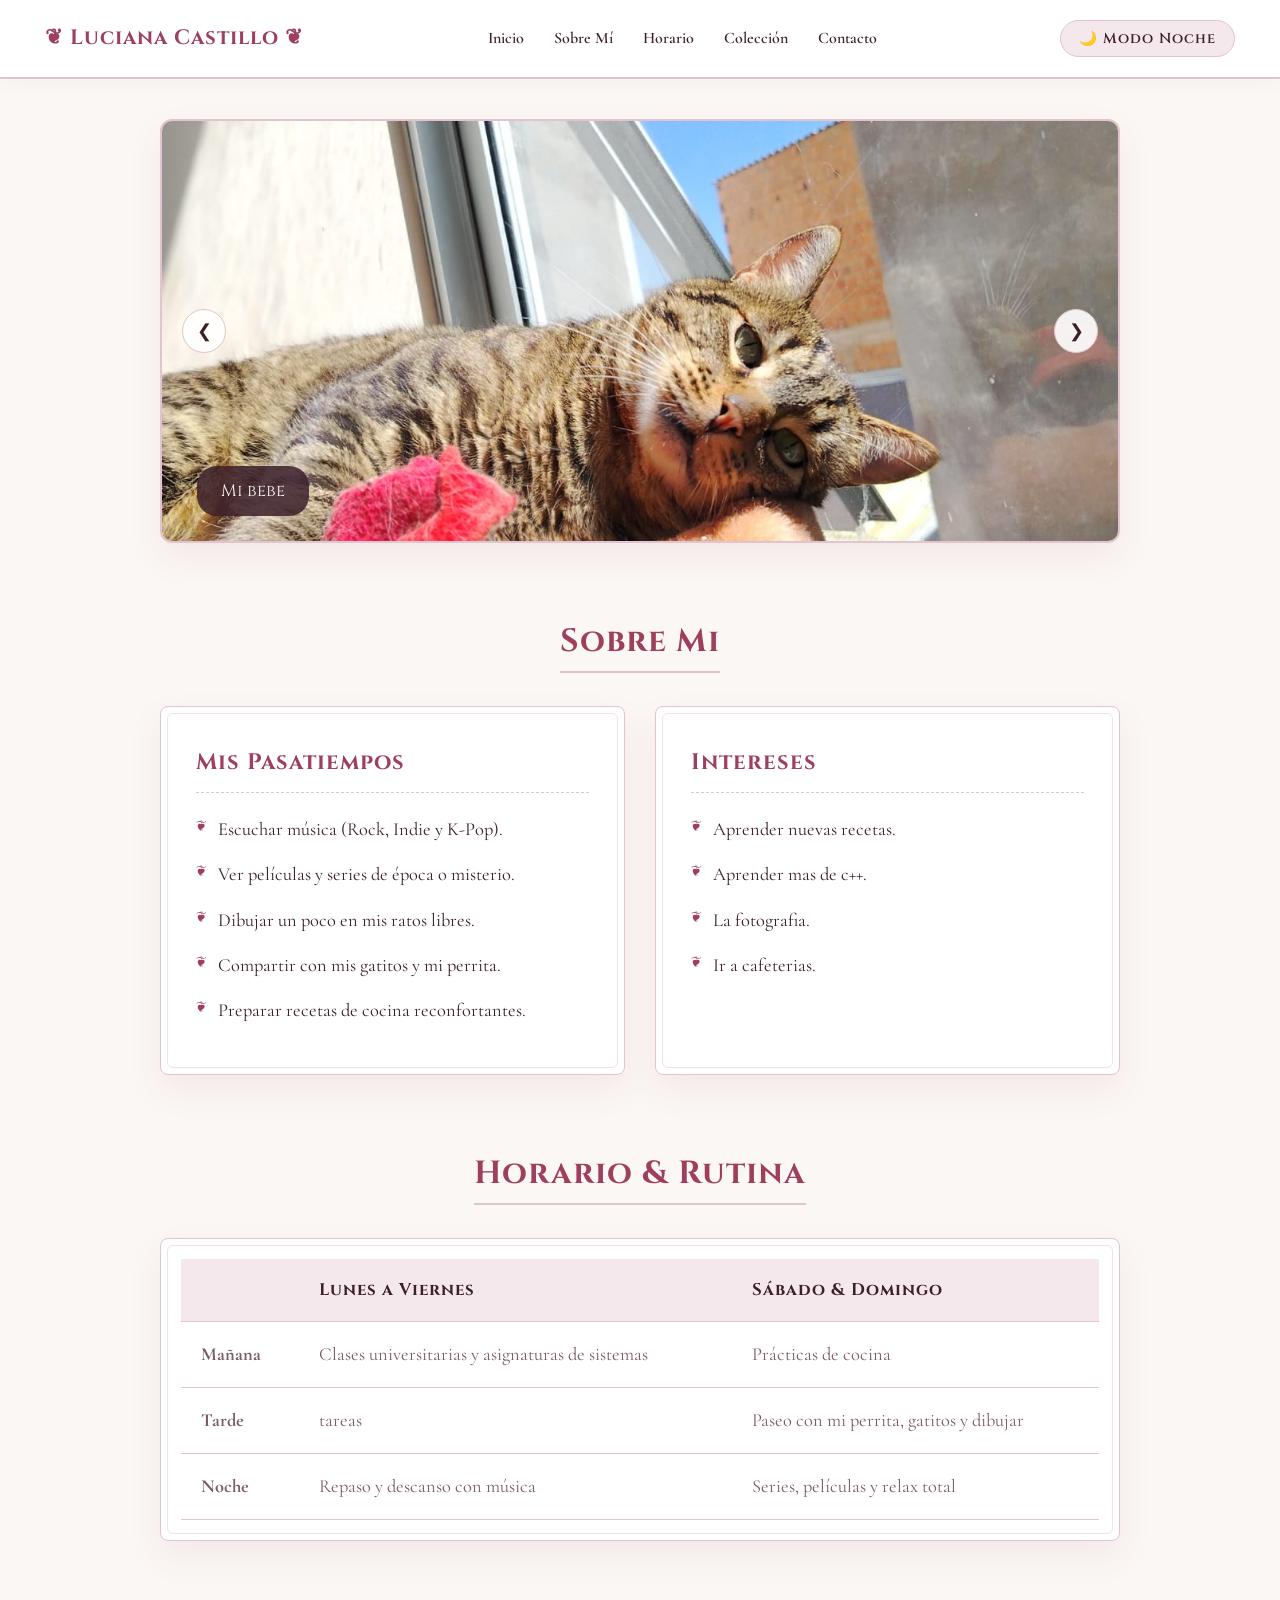
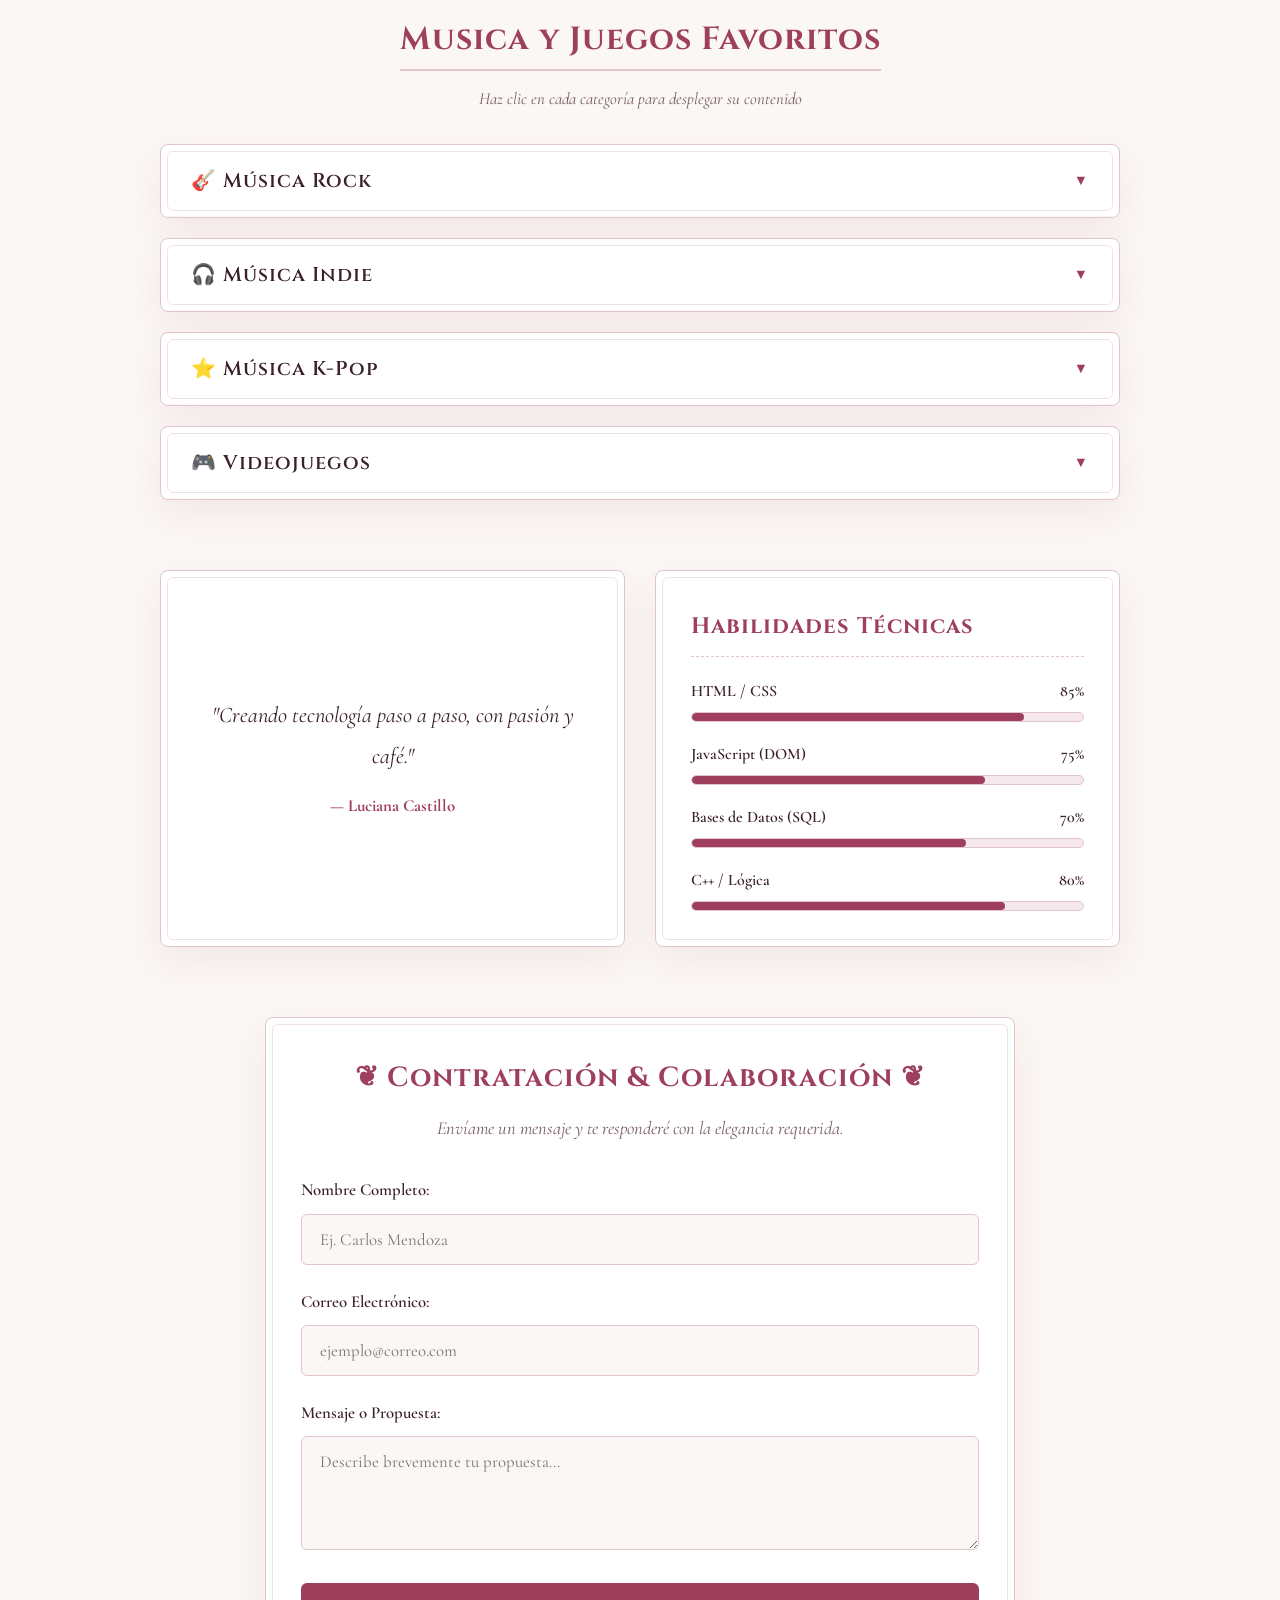
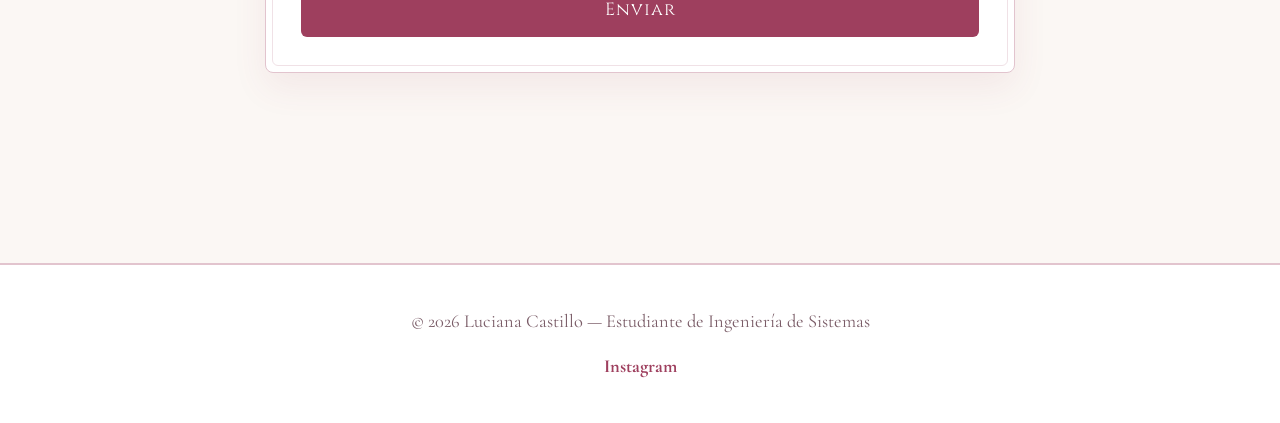
<file: index.html>
<!DOCTYPE html>
<html lang="es">
<head>
    <meta charset="UTF-8">
    <meta name="viewport" content="width=device-width, initial-scale=1.0">
    <title>Luciana Castillo | Perfil Victoriano</title>
    <!-- Tipografía Victoriana / Elegante desde Google Fonts (Cinzel y Cormorant Garamond) -->
    <link rel="preconnect" href="https://fonts.googleapis.com">
    <link rel="preconnect" href="https://fonts.gstatic.com" crossorigin>
    <link href="https://fonts.googleapis.com/css2?family=Cormorant+Garamond:ital,wght@0,400;0,600;0,700;1,400&family=Cinzel:wght@500;700&display=swap" rel="stylesheet">
    <!-- Vinculación del CSS -->
    <link rel="stylesheet" href="styles.css">
</head>
<body>

    <!-- NAVBAR VICTORIANO FLOTANTE -->
    <header class="navbar">
        <div class="brand">❦ Luciana Castillo ❦</div>
        
        <button id="burguerBtn" class="btn-burguer" aria-label="Abrir Menú">☰</button>
        
        <nav id="navMenu" class="nav-menu">
            <a href="#inicio">Inicio</a>
            <a href="#perfil">Sobre Mí</a>
            <a href="#horario">Horario</a>
            <a href="#favoritos">Colección</a>
            <a href="#contacto">Contacto</a>
        </nav>

        <button id="themeBtn" class="btn-theme">🌙 Modo Noche</button>
    </header>

    <main class="container">

        <!-- 1. CARRUSEL DE 3 FOTOS -->
        <section id="inicio" class="section carrusel-section">
            <div class="carrusel">
                <div class="slide active">
                    <img src="dominic Image 2026-11-03 at 9.18.02 PM.jpeg" alt="Sistemas">
                    <div class="slide-caption">Mi bebe </div>
                </div>
                <div class="slide">
                    <img src="WhatsApp Image 2026-11-03 at 9.18.01 PM.jpeg" alt="Arte y Estética">
                    <div class="slide-caption"> Yo </div>
                </div>
                <div class="slide">
                    <img src="WhatsApp Image 2026-11-03 at 9.18.02 PM.jpeg" alt="Innovación">
                    <div class="slide-caption"> Mi beba </div>
                </div>
                <button class="carrusel-btn prev" id="prevBtn">❮</button>
                <button class="carrusel-btn next" id="nextBtn">❯</button>
            </div>
        </section>

        <!-- 2. PASATIEMPOS E INTERESES (CUADROS SEPARADOS) -->
        <section id="perfil" class="section">
            <h2 class="section-title"><span> Sobre Mi </span></h2>
            <div class="grid-2">
                <div class="card frame-box">
                    <h3>Mis Pasatiempos</h3>
                    <ul class="custom-list">
                        <li>Escuchar música (Rock, Indie y K-Pop).</li>
                        <li>Ver películas y series de época o misterio.</li>
                        <li>Dibujar un poco en mis ratos libres.</li>
                        <li>Compartir con mis gatitos y mi perrita.</li>
                        <li>Preparar recetas de cocina reconfortantes.</li>
                    </ul>
                </div>
                <div class="card frame-box">
                    <h3>Intereses</h3>
                    <ul class="custom-list">
                        <li>Aprender nuevas recetas.</li>
                        <li>Aprender mas de c++.</li>
                        <li>La fotografia.</li>
                        <li>Ir a cafeterias.</li>
                    </ul>
                </div>
            </div>
        </section>

        <!-- 3. HORARIO DIARIO (ESTILO SHEETS EN CUADRO) -->
        <section id="horario" class="section">
            <h2 class="section-title"><span> Horario & Rutina </span></h2>
            <div class="frame-box table-responsive">
                <table class="sheets-table">
                    <thead>
                        <tr>
                            <th></th>
                            <th>Lunes a Viernes</th>
                            <th>Sábado & Domingo</th>
                        </tr>
                    </thead>
                    <tbody>
                        <tr>
                            <td><strong>Mañana</strong></td>
                            <td>Clases universitarias y asignaturas de sistemas</td>
                            <td>Prácticas de cocina</td>
                        </tr> 
                        <tr>
                            <td><strong>Tarde</strong></td>
                            <td> tareas</td>
                            <td>Paseo con mi perrita, gatitos y dibujar</td>
                        </tr>
                        <tr>
                            <td><strong>Noche</strong></td>
                            <td>Repaso y descanso con música</td>
                            <td>Series, películas y relax total</td>
                        </tr>
                    </tbody>
                </table>
            </div>
        </section>

        <!-- 4. COLECCIÓN DESPLEGABLE (MÚSICA Y JUEGOS EN CUADROS INDEPENDIENTES) -->
        <section id="favoritos" class="section">
            <h2 class="section-title"><span> Musica y Juegos Favoritos 

            </span></h2>
            <p class="section-subtitle">Haz clic en cada categoría para desplegar su contenido</p>

            <div class="accordion-container">
                
                <!-- Categoría 1: Rock -->
                <div class="accordion-item frame-box">
                    <button class="accordion-header" onclick="toggleAccordion(this)">
                        <span>🎸 Música Rock</span>
                        <span class="icon">▼</span>
                    </button>
                    <div class="accordion-content">
                        <div class="sub-item">
                            <h4>Bad Omens</h4>
                            <p>Canción predilecta: <em>Just Pretend</em></p>
                        </div>
                        <div class="sub-item">
                            <h4>Bring Me The Horizon</h4>
                            <p>Canción predilecta: <em>1x1</em></p>
                        </div>
                    </div>
                </div>

                <!-- Categoría 2: Indie -->
                <div class="accordion-item frame-box">
                    <button class="accordion-header" onclick="toggleAccordion(this)">
                        <span>🎧 Música Indie</span>
                        <span class="icon">▼</span>
                    </button>
                    <div class="accordion-content">
                        <div class="sub-item">
                            <h4>Zoé</h4>
                            <p>Canción predilecta: <em>Azul</em></p>
                        </div>
                        <div class="sub-item">
                            <h4>Siddhartha</h4>
                            <p>Canción predilecta: <em>Tarde</em></p>
                        </div>
                    </div>
                </div>

                <!-- Categoría 3: K-Pop -->
                <div class="accordion-item frame-box">
                    <button class="accordion-header" onclick="toggleAccordion(this)">
                        <span>⭐ Música K-Pop</span>
                        <span class="icon">▼</span>
                    </button>
                    <div class="accordion-content">
                        <div class="sub-item">
                            <h4>BTS</h4>
                            <p>Canción predilecta: <em>Love is Not Over</em></p>
                        </div>
                        <div class="sub-item">
                            <h4>GOT7</h4>
                            <p>Canción predilecta: <em>If You Do</em></p>
                        </div>
                    </div>
                </div>

                <!-- Categoría 4: Videojuegos (Con Tekken y Call of Duty añadidos) -->
                <div class="accordion-item frame-box">
                    <button class="accordion-header" onclick="toggleAccordion(this)">
                        <span>🎮 Videojuegos</span>
                        <span class="icon">▼</span>
                    </button>
                    <div class="accordion-content">
                        <div class="sub-item">
                            <h4>Left 4 Dead</h4>
                            <p>Acción y supervivencia en equipo.</p>
                        </div>
                        <div class="sub-item">
                            <h4>League of Legends (LoL)</h4>
                            <p>Estrategia y combate multijugador.</p>
                        </div>
                        <div class="sub-item">
                            <h4>Portal 1</h4>
                            <p>Puzles de lógica y física cuántica.</p>
                        </div>
                        <div class="sub-item">
                            <h4>Tekken</h4>
                            <p>Combate clásico de artes marciales.</p>
                        </div>
                        <div class="sub-item">
                            <h4>Call of Duty</h4>
                            <p>Acción táctica y disparos en primera persona.</p>
                        </div>
                    </div>
                </div>

            </div>
        </section>

        <!-- 5. FRASE Y HABILIDADES EN CUADROS SEPARADOS -->
        <section id="habilidades" class="section grid-2">
            <div class="card frame-box quote-box">
                <p class="quote-text">"Creando tecnología paso a paso, con pasión y café."</p>
                <span class="quote-author">— Luciana Castillo</span>
            </div>
            <div class="card frame-box">
                <h3>Habilidades Técnicas</h3>
                <div class="skill-bar">
                    <div class="skill-info"><span>HTML / CSS</span><span>85%</span></div>
                    <div class="progress"><div class="progress-fill" style="width: 85%;"></div></div>
                </div>
                <div class="skill-bar">
                    <div class="skill-info"><span>JavaScript (DOM)</span><span>75%</span></div>
                    <div class="progress"><div class="progress-fill" style="width: 75%;"></div></div>
                </div>
                <div class="skill-bar">
                    <div class="skill-info"><span>Bases de Datos (SQL)</span><span>70%</span></div>
                    <div class="progress"><div class="progress-fill" style="width: 70%;"></div></div>
                </div>
                <div class="skill-bar">
                    <div class="skill-info"><span>C++ / Lógica</span><span>80%</span></div>
                    <div class="progress"><div class="progress-fill" style="width: 80%;"></div></div>
                </div>
            </div>
        </section>

        <!-- 6. FORMULARIO DE CONTRATACIÓN (EN SU PROPIO CUADRO) -->
        <section id="contacto" class="section">
            <div class="form-container frame-box">
                <h2>❦ Contratación & Colaboración ❦</h2>
                <p>Envíame un mensaje y te responderé con la elegancia requerida.</p>
                
                <form id="hireForm">
                    <div class="form-group">
                        <label for="nombre">Nombre Completo:</label>
                        <input type="text" id="nombre" placeholder="Ej. Carlos Mendoza">
                    </div>

                    <div class="form-group">
                        <label for="correo">Correo Electrónico:</label>
                        <input type="email" id="correo" placeholder="ejemplo@correo.com">
                    </div>

                    <div class="form-group">
                        <label for="mensaje">Mensaje o Propuesta:</label>
                        <textarea id="mensaje" rows="4" placeholder="Describe brevemente tu propuesta..."></textarea>
                    </div>

                    <button type="submit" class="btn-submit">Enviar</button>
                </form>

                <div id="alertaBox"></div>
            </div>
        </section>

    </main>

    <!-- FOOTER -->
    <footer class="footer">
        <p>© 2026 Luciana Castillo — Estudiante de Ingeniería de Sistemas</p>
        <div class="social-links">
            <a href="https://instagram.com" target="_blank">Instagram</a>
        </div>
    </footer>

    <!-- Archivo JS -->
    <script src="script.js" defer></script>
</body>
</html>
</file>
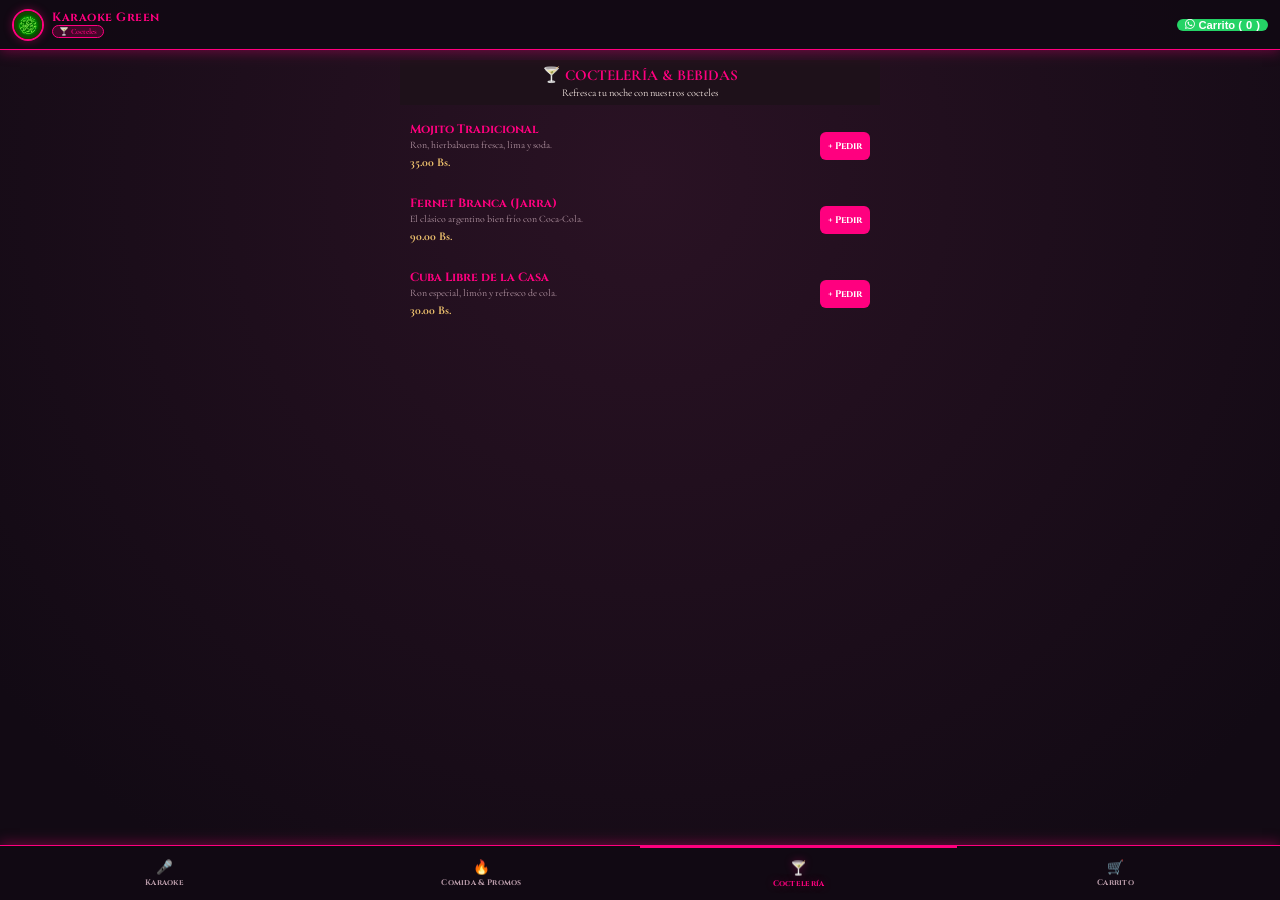
<file: mi_perfil/karaoke2/cocteles.html>
<!DOCTYPE html>
<html lang="es">
<head>
    <meta charset="UTF-8">
    <meta name="viewport" content="width=device-width, initial-scale=1.0, maximum-scale=1.0, user-scalable=no, viewport-fit=cover">
    <title>Coctelería | Karaoke Green</title>
    <link rel="stylesheet" href="https://cdnjs.cloudflare.com/ajax/libs/font-awesome/6.4.0/css/all.min.css">
    <link rel="preconnect" href="https://fonts.googleapis.com">
    <link rel="preconnect" href="https://fonts.gstatic.com" crossorigin>
    <link href="https://fonts.googleapis.com/css2?family=Cormorant+Garamond:ital,wght@0,400;0,600;0,700;1,400&family=Cinzel:wght@500;700&display=swap" rel="stylesheet">
    <link rel="stylesheet" href="styles.css">
</head>
<body class="rpg-app-body" style="height: 100dvh; overflow: hidden;">

    <header class="rpg-top-hud" style="height: 50px;">
        <div class="rpg-player-info" onclick="window.location.href='index.html'" style="cursor: pointer;">
            <div class="rpg-avatar-frame" style="border-color: #ff007f; width: 32px; height: 32px;">
                <img src="verdek.webp" alt="Luciana" loading="lazy">
            </div>
            <div class="rpg-player-text">
                <span class="rpg-name" style="color: #ff007f; font-size: 0.75rem;">Karaoke Green</span>
                <span class="rpg-badge" style="background: rgba(255, 0, 127, 0.2); color: #ff007f; border-color: #ff007f; font-size: 0.5rem;">🍸 Cocteles</span>
            </div>
        </div>
        <div class="rpg-top-actions">
            <button type="button" data-modal="carrito-win" class="rpg-icon-btn" style="background: #25d366; color: #fff; border: none; width: auto; padding: 0 8px; font-size: 0.7rem; font-weight: bold; cursor: pointer; display: flex; align-items: center; gap: 4px;">
                <i class="fab fa-whatsapp"></i> Carrito (<span id="contadorCarrito">0</span>)
            </button>
        </div>
    </header>

    <main class="rpg-main-screen" style="height: calc(100dvh - 105px); display: flex; flex-direction: column; justify-content: flex-start; align-items: center; padding: 10px; overflow-y: auto; gap: 8px;">
        
        <div class="showcase-box" style="width: 100%; max-width: 480px; text-align: center; border-color: #ff007f; background: rgba(30, 17, 26, 0.95); padding: 6px;">
            <h1 class="rpg-main-title" style="color: #ff007f; font-size: 0.95rem; margin: 0;">🍸 COCTELERÍA & BEBIDAS</h1>
            <p class="rpg-main-subtitle" style="color: #fceee9; font-size: 0.65rem; margin: 2px 0 0 0;">Refresca tu noche con nuestros cocteles</p>
        </div>

        <div class="frame-box" style="width: 100%; max-width: 480px; padding: 8px 10px; border-color: #ff007f; display: flex; justify-content: space-between; align-items: center;">
            <div>
                <h4 style="margin: 0; color: #ff007f; font-family: var(--font-title); font-size: 0.75rem;">Mojito Tradicional</h4>
                <p style="margin: 2px 0 0 0; font-size: 0.62rem; color: var(--text-muted);">Ron, hierbabuena fresca, lima y soda.</p>
                <span style="color: #f3c66f; font-size: 0.75rem; font-weight: bold;">35.00 Bs.</span>
            </div>
            <button type="button" class="promo-add-btn" data-item="Mojito Tradicional" data-price="35" style="background: #ff007f; color: #fff; border: none; padding: 5px 8px; border-radius: 6px; font-weight: bold; font-size: 0.6rem; cursor: pointer;">+ Pedir</button>
        </div>

        <div class="frame-box" style="width: 100%; max-width: 480px; padding: 8px 10px; border-color: #ff007f; display: flex; justify-content: space-between; align-items: center;">
            <div>
                <h4 style="margin: 0; color: #ff007f; font-family: var(--font-title); font-size: 0.75rem;">Fernet Branca (Jarra)</h4>
                <p style="margin: 2px 0 0 0; font-size: 0.62rem; color: var(--text-muted);">El clásico argentino bien frío con Coca-Cola.</p>
                <span style="color: #f3c66f; font-size: 0.75rem; font-weight: bold;">90.00 Bs.</span>
            </div>
            <button type="button" class="promo-add-btn" data-item="Fernet Branca (Jarra)" data-price="90" style="background: #ff007f; color: #fff; border: none; padding: 5px 8px; border-radius: 6px; font-weight: bold; font-size: 0.6rem; cursor: pointer;">+ Pedir</button>
        </div>

        <div class="frame-box" style="width: 100%; max-width: 480px; padding: 8px 10px; border-color: #ff007f; display: flex; justify-content: space-between; align-items: center;">
            <div>
                <h4 style="margin: 0; color: #ff007f; font-family: var(--font-title); font-size: 0.75rem;">Cuba Libre de la Casa</h4>
                <p style="margin: 2px 0 0 0; font-size: 0.62rem; color: var(--text-muted);">Ron especial, limón y refresco de cola.</p>
                <span style="color: #f3c66f; font-size: 0.75rem; font-weight: bold;">30.00 Bs.</span>
            </div>
            <button type="button" class="promo-add-btn" data-item="Cuba Libre de la Casa" data-price="30" style="background: #ff007f; color: #fff; border: none; padding: 5px 8px; border-radius: 6px; font-weight: bold; font-size: 0.6rem; cursor: pointer;">+ Pedir</button>
        </div>

    </main>

    <!-- VENTANA MODAL DEL CARRITO / PEDIDOS -->
    <div id="carrito-win" class="rpg-modal" style="display: none; position: fixed; top: 0; left: 0; width: 100%; height: 100%; background: rgba(0,0,0,0.8); z-index: 1000; justify-content: center; align-items: center; padding: 15px;">
        <div class="frame-box" style="width: 100%; max-width: 400px; background: #1a0f18; border-color: #ff007f; padding: 15px; display: flex; flex-direction: column; max-height: 80vh;">
            <div style="display: flex; justify-content: space-between; align-items: center; margin-bottom: 10px;">
                <h3 style="font-family: var(--font-title); font-size: 0.85rem; color: #ff007f; margin: 0;">🛒 Cesta de Coctelería</h3>
                <button type="button" class="close-modal-btn" style="background: transparent; border: none; color: #fff; font-size: 1rem; cursor: pointer;">✕</button>
            </div>
            <div id="carritoItemsList" style="flex: 1; overflow-y: auto; display: flex; flex-direction: column; gap: 4px; margin-bottom: 10px;">
                <p style="color: var(--text-muted); text-align: center; margin: 15px 0; font-size: 0.75rem;">Tu carrito está vacío</p>
            </div>
            <div style="border-top: 1px solid rgba(255,0,127,0.3); padding-top: 8px; display: flex; justify-content: space-between; align-items: center; margin-bottom: 10px;">
                <span style="font-size: 0.8rem; font-family: var(--font-title); color: #fceee9;">Total estimado:</span>
                <span id="carritoTotal" style="font-size: 0.85rem; font-family: var(--font-title); color: #ff007f; font-weight: bold;">Bs. 0.00</span>
            </div>
            <button id="enviarWhatsAppBtn" type="button" style="width: 100%; background: #25d366; color: #fff; border: none; padding: 8px; border-radius: 6px; font-weight: bold; font-family: var(--font-title); font-size: 0.75rem; cursor: pointer; display: flex; align-items: center; justify-content: center; gap: 6px;">
                <i class="fab fa-whatsapp"></i> ENVIAR PEDIDO A WHATSAPP
            </button>
        </div>
    </div>

    <nav class="rpg-bottom-nav" style="height: 55px;">
        <button class="bottom-nav-item" onclick="window.location.href='index.html'" type="button">
            <span class="nav-icon" style="font-size: 0.85rem;">🎤</span>
            <span class="nav-text" style="font-size: 0.5rem;">Karaoke</span>
        </button>
        <button class="bottom-nav-item" onclick="window.location.href='promos.html'" type="button">
            <span class="nav-icon" style="font-size: 0.85rem;">🔥</span>
            <span class="nav-text" style="font-size: 0.5rem;">Comida & Promos</span>
        </button>
        <button class="bottom-nav-item active" type="button">
            <span class="nav-icon" style="font-size: 0.85rem;">🍸</span>
            <span class="nav-text" style="font-size: 0.5rem;">Coctelería</span>
        </button>
        <button class="bottom-nav-item" data-modal="carrito-win" type="button">
            <span class="nav-icon" style="font-size: 0.85rem;">🛒</span>
            <span class="nav-text" style="font-size: 0.5rem;">Carrito</span>
        </button>
    </nav>

    <script>
       document.addEventListener('DOMContentLoaded', function () {
    // Carga el carrito compartido global usando localStorage
    let carrito = JSON.parse(localStorage.getItem('karaokeCarrito')) || [];

    const carritoItemsList = document.getElementById('carritoItemsList');
    const carritoTotal = document.getElementById('carritoTotal');
    const contadorCarrito = document.getElementById('contadorCarrito');
    const enviarWhatsAppBtn = document.getElementById('enviarWhatsAppBtn');

    function guardarYRenderizar() {
        localStorage.setItem('karaokeCarrito', JSON.stringify(carrito));
        renderCarrito();
    }

    // Control global para abrir y cerrar el modal del carrito
    document.addEventListener('click', function (e) {
        const trigger = e.target.closest('[data-modal]');
        if (trigger) {
            const modal = document.getElementById(trigger.getAttribute('data-modal'));
            if (modal) modal.style.display = 'flex';
        }
        const closeBtn = e.target.closest('.close-modal-btn');
        if (closeBtn) {
            const modal = closeBtn.closest('.rpg-modal');
            if (modal) modal.style.display = 'none';
        }
    });

    function renderCarrito() {
        const totalUnidades = carrito.reduce((sum, item) => sum + item.cantidad, 0);
        if (contadorCarrito) contadorCarrito.textContent = totalUnidades;
        if (!carritoItemsList) return;

        carritoItemsList.innerHTML = '';

        if (carrito.length === 0) {
            const pVacio = document.createElement('p');
            pVacio.style.cssText = 'color: var(--text-muted); text-align: center; margin: 15px 0; font-size: 0.75rem;';
            pVacio.textContent = 'Tu carrito está vacío';
            carritoItemsList.appendChild(pVacio);
            if (carritoTotal) carritoTotal.textContent = 'Bs. 0.00';
            return;
        }

        let total = 0;

        carrito.forEach((prod, index) => {
            const subtotal = prod.precio * prod.cantidad;
            total += subtotal;

            const row = document.createElement('div');
            row.style.cssText = 'display: flex; justify-content: space-between; align-items: center; background: rgba(30, 17, 26, 0.6); padding: 6px 8px; border-radius: 6px; margin-bottom: 4px; border: 1px solid rgba(139, 83, 110, 0.3);';

            // Sanitización estricta anti-XSS usando .textContent
            const infoSpan = document.createElement('span');
            infoSpan.style.cssText = 'font-size: 0.75rem; color: var(--text-light);';
            infoSpan.textContent = `${prod.nombre} (x${prod.cantidad}) - Bs. ${subtotal.toFixed(2)}`;

            const removeBtn = document.createElement('button');
            removeBtn.type = 'button';
            removeBtn.textContent = '🗑️';
            removeBtn.style.cssText = 'background: transparent; border: none; color: #ff5c5c; cursor: pointer; font-size: 0.9rem;';
            removeBtn.addEventListener('click', () => {
                carrito.splice(index, 1);
                guardarYRenderizar();
            });

            row.appendChild(infoSpan);
            row.appendChild(removeBtn);
            carritoItemsList.appendChild(row);
        });

        if (carritoTotal) carritoTotal.textContent = `Bs. ${total.toFixed(2)}`;
    }

    // Escucha global para cualquier botón que agregue productos (.promo-add-btn)
    document.addEventListener('click', function (e) {
        const promoBtn = e.target.closest('.promo-add-btn');
        if (promoBtn) {
            const nombre = promoBtn.getAttribute('data-item');
            const precio = parseFloat(promoBtn.getAttribute('data-price')) || 0;

            const existente = carrito.find(p => p.nombre === nombre);
            if (existente) {
                existente.cantidad += 1;
            } else {
                carrito.push({ nombre, precio, cantidad: 1 });
            }
            guardarYRenderizar();

            const textoOriginal = promoBtn.textContent;
            promoBtn.textContent = '¡Agregado! ✓';
            setTimeout(() => { promoBtn.textContent = textoOriginal; }, 1000);
        }
    });

    // Envío del pedido unificado a WhatsApp de forma segura
    if (enviarWhatsAppBtn) {
        enviarWhatsAppBtn.addEventListener('click', function () {
            if (carrito.length === 0) {
                alert('Tu carrito está vacío. Agrega canciones, comida o cocteles primero.');
                return;
            }

            let mensaje = '¡Hola Karaoke Green! 🎤🍔🍸 Quiero confirmar mi pedido:\n\n';
            let total = 0;

            carrito.forEach(prod => {
                const subtotal = prod.precio * prod.cantidad;
                total += subtotal;
                mensaje += `▪️ ${prod.nombre} x${prod.cantidad} - Bs. ${subtotal.toFixed(2)}\n`;
            });

            mensaje += `\n💰 *TOTAL:* Bs. ${total.toFixed(2)}\n\n¡Quedo atento/a! ✨`;
            window.open(`https://wa.me/59175273771?text=${encodeURIComponent(mensaje)}`, '_blank');
        });
    }

    // Renderiza el estado actual al abrir la página
    renderCarrito();
});
    </script>
    <script>
        // Registro del Service Worker para soporte offline
        if ('serviceWorker' in navigator) {
            window.addEventListener('load', () => {
                navigator.serviceWorker.register('./sw.js')
                    .catch(err => console.log('Error Service Worker:', err));
            });
        }
    </script>
</body>
</html>
</file>
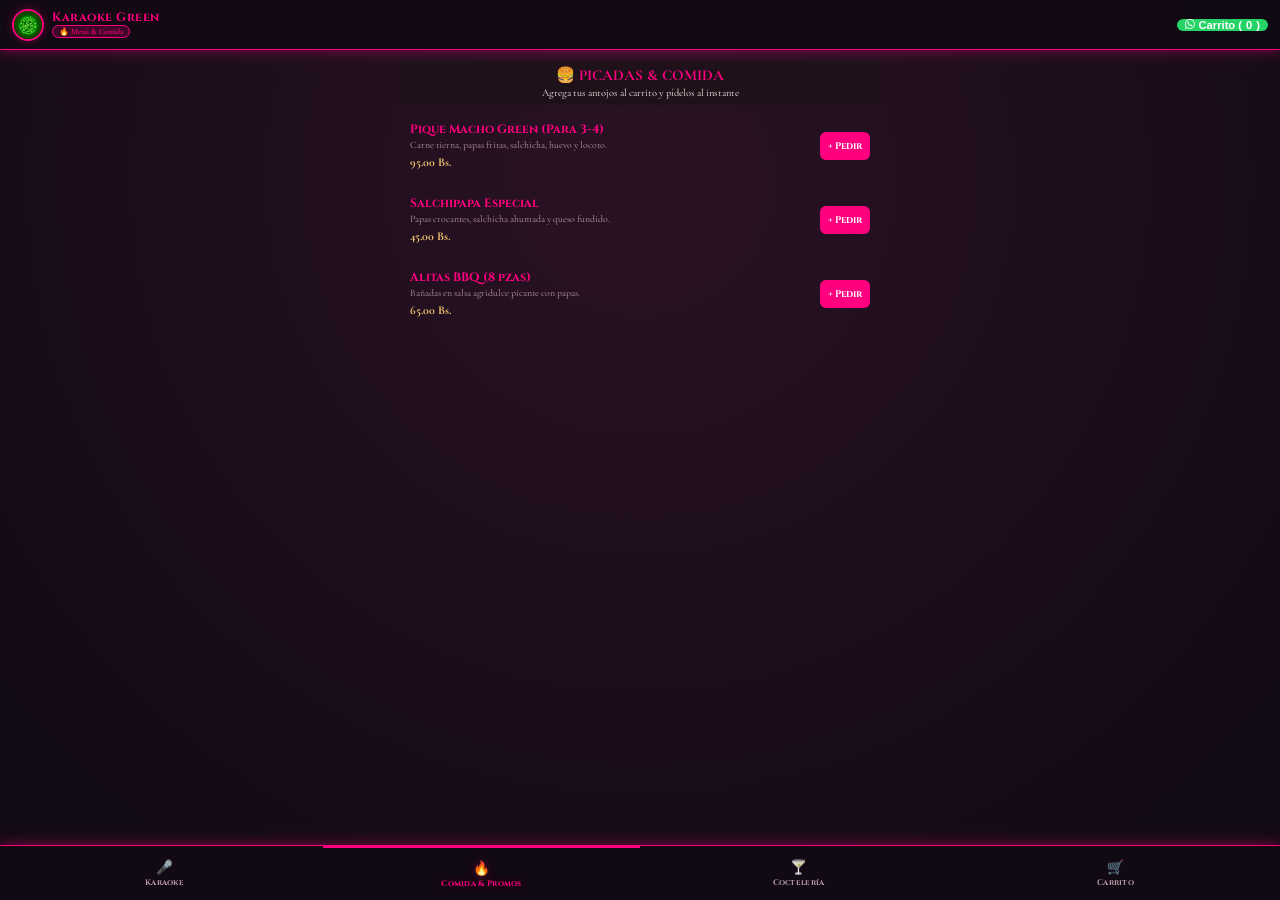
<file: mi_perfil/karaoke2/promos.html>
<!DOCTYPE html>
<html lang="es">
<head>
    <meta charset="UTF-8">
    <meta name="viewport" content="width=device-width, initial-scale=1.0, maximum-scale=1.0, user-scalable=no, viewport-fit=cover">
    <title>Comida y Promos | Karaoke Green</title>
    <link rel="stylesheet" href="https://cdnjs.cloudflare.com/ajax/libs/font-awesome/6.4.0/css/all.min.css">
    <link rel="preconnect" href="https://fonts.googleapis.com">
    <link rel="preconnect" href="https://fonts.gstatic.com" crossorigin>
    <link href="https://fonts.googleapis.com/css2?family=Cormorant+Garamond:ital,wght@0,400;0,600;0,700;1,400&family=Cinzel:wght@500;700&display=swap" rel="stylesheet">
    <link rel="stylesheet" href="styles.css">
</head>
<body class="rpg-app-body" style="height: 100dvh; overflow: hidden;">

    <header class="rpg-top-hud" style="height: 50px;">
        <div class="rpg-player-info" onclick="window.location.href='index.html'" style="cursor: pointer;">
            <div class="rpg-avatar-frame" style="border-color: #ff007f; width: 32px; height: 32px;">
                <img src="verdek.webp" alt="Luciana" loading="lazy">
            </div>
            <div class="rpg-player-text">
                <span class="rpg-name" style="color: #ff007f; font-size: 0.75rem;">Karaoke Green</span>
                <span class="rpg-badge" style="background: rgba(255, 0, 127, 0.2); color: #ff007f; border-color: #ff007f; font-size: 0.5rem;">🔥 Menú & Comida</span>
            </div>
        </div>
        <div class="rpg-top-actions">
            <button type="button" data-modal="carrito-win" class="rpg-icon-btn" style="background: #25d366; color: #fff; border: none; width: auto; padding: 0 8px; font-size: 0.7rem; font-weight: bold; cursor: pointer; display: flex; align-items: center; gap: 4px;">
                <i class="fab fa-whatsapp"></i> Carrito (<span id="contadorCarrito">0</span>)
            </button>
        </div>
    </header>

    <main class="rpg-main-screen" style="height: calc(100dvh - 105px); display: flex; flex-direction: column; justify-content: flex-start; align-items: center; padding: 10px; overflow-y: auto; gap: 8px;">
        
        <div class="showcase-box" style="width: 100%; max-width: 480px; text-align: center; border-color: #ff007f; background: rgba(30, 17, 26, 0.95); padding: 6px;">
            <h1 class="rpg-main-title" style="color: #ff007f; font-size: 0.95rem; margin: 0;">🍔 PICADAS & COMIDA</h1>
            <p class="rpg-main-subtitle" style="color: #fceee9; font-size: 0.65rem; margin: 2px 0 0 0;">Agrega tus antojos al carrito y pídelos al instante</p>
        </div>

        <div class="frame-box item-menu" style="width: 100%; max-width: 480px; padding: 8px 10px; border-color: #ff007f; display: flex; justify-content: space-between; align-items: center;">
            <div>
                <h4 style="margin: 0; color: #ff007f; font-family: var(--font-title); font-size: 0.75rem;">Pique Macho Green (Para 3-4)</h4>
                <p style="margin: 2px 0 0 0; font-size: 0.62rem; color: var(--text-muted);">Carne tierna, papas fritas, salchicha, huevo y locoto.</p>
                <span style="color: #f3c66f; font-size: 0.75rem; font-weight: bold;">95.00 Bs.</span>
            </div>
            <button type="button" class="promo-add-btn" data-item="Pique Macho Green" data-price="95" style="background: #ff007f; color: #fff; border: none; padding: 5px 8px; border-radius: 6px; font-weight: bold; font-size: 0.6rem; cursor: pointer;">+ Pedir</button>
        </div>

        <div class="frame-box item-menu" style="width: 100%; max-width: 480px; padding: 8px 10px; border-color: #ff007f; display: flex; justify-content: space-between; align-items: center;">
            <div>
                <h4 style="margin: 0; color: #ff007f; font-family: var(--font-title); font-size: 0.75rem;">Salchipapa Especial</h4>
                <p style="margin: 2px 0 0 0; font-size: 0.62rem; color: var(--text-muted);">Papas crocantes, salchicha ahumada y queso fundido.</p>
                <span style="color: #f3c66f; font-size: 0.75rem; font-weight: bold;">45.00 Bs.</span>
            </div>
            <button type="button" class="promo-add-btn" data-item="Salchipapa Especial" data-price="45" style="background: #ff007f; color: #fff; border: none; padding: 5px 8px; border-radius: 6px; font-weight: bold; font-size: 0.6rem; cursor: pointer;">+ Pedir</button>
        </div>

        <div class="frame-box item-menu" style="width: 100%; max-width: 480px; padding: 8px 10px; border-color: #ff007f; display: flex; justify-content: space-between; align-items: center;">
            <div>
                <h4 style="margin: 0; color: #ff007f; font-family: var(--font-title); font-size: 0.75rem;">Alitas BBQ (8 pzas)</h4>
                <p style="margin: 2px 0 0 0; font-size: 0.62rem; color: var(--text-muted);">Bañadas en salsa agridulce picante con papas.</p>
                <span style="color: #f3c66f; font-size: 0.75rem; font-weight: bold;">65.00 Bs.</span>
            </div>
            <button type="button" class="promo-add-btn" data-item="Alitas BBQ (8 pzas)" data-price="65" style="background: #ff007f; color: #fff; border: none; padding: 5px 8px; border-radius: 6px; font-weight: bold; font-size: 0.6rem; cursor: pointer;">+ Pedir</button>
        </div>

    </main>

    <!-- VENTANA MODAL DEL CARRITO / PEDIDOS -->
    <div id="carrito-win" class="rpg-modal" style="display: none; position: fixed; top: 0; left: 0; width: 100%; height: 100%; background: rgba(0,0,0,0.8); z-index: 1000; justify-content: center; align-items: center; padding: 15px;">
        <div class="frame-box" style="width: 100%; max-width: 400px; background: #1a0f18; border-color: #ff007f; padding: 15px; display: flex; flex-direction: column; max-height: 80vh;">
            <div style="display: flex; justify-content: space-between; align-items: center; margin-bottom: 10px;">
                <h3 style="font-family: var(--font-title); font-size: 0.85rem; color: #ff007f; margin: 0;">🛒 Cesta de Comida & Promos</h3>
                <button type="button" class="close-modal-btn" style="background: transparent; border: none; color: #fff; font-size: 1rem; cursor: pointer;">✕</button>
            </div>
            <div id="carritoItemsList" style="flex: 1; overflow-y: auto; display: flex; flex-direction: column; gap: 4px; margin-bottom: 10px;">
                <p style="color: var(--text-muted); text-align: center; margin: 15px 0; font-size: 0.75rem;">Tu carrito está vacío</p>
            </div>
            <div style="border-top: 1px solid rgba(255,0,127,0.3); padding-top: 8px; display: flex; justify-content: space-between; align-items: center; margin-bottom: 10px;">
                <span style="font-size: 0.8rem; font-family: var(--font-title); color: #fceee9;">Total estimado:</span>
                <span id="carritoTotal" style="font-size: 0.85rem; font-family: var(--font-title); color: #ff007f; font-weight: bold;">Bs. 0.00</span>
            </div>
            <button id="enviarWhatsAppBtn" type="button" style="width: 100%; background: #25d366; color: #fff; border: none; padding: 8px; border-radius: 6px; font-weight: bold; font-family: var(--font-title); font-size: 0.75rem; cursor: pointer; display: flex; align-items: center; justify-content: center; gap: 6px;">
                <i class="fab fa-whatsapp"></i> ENVIAR PEDIDO A WHATSAPP
            </button>
        </div>
    </div>

    <nav class="rpg-bottom-nav" style="height: 55px;">
        <button class="bottom-nav-item" onclick="window.location.href='index.html'" type="button">
            <span class="nav-icon" style="font-size: 0.85rem;">🎤</span>
            <span class="nav-text" style="font-size: 0.5rem;">Karaoke</span>
        </button>
        <button class="bottom-nav-item active" type="button">
            <span class="nav-icon" style="font-size: 0.85rem;">🔥</span>
            <span class="nav-text" style="font-size: 0.5rem;">Comida & Promos</span>
        </button>
        <button class="bottom-nav-item" onclick="window.location.href='cocteles.html'" type="button">
            <span class="nav-icon" style="font-size: 0.85rem;">🍸</span>
            <span class="nav-text" style="font-size: 0.5rem;">Coctelería</span>
        </button>
        <button class="bottom-nav-item" data-modal="carrito-win" type="button">
            <span class="nav-icon" style="font-size: 0.85rem;">🛒</span>
            <span class="nav-text" style="font-size: 0.5rem;">Carrito</span>
        </button>
    </nav>

    <script>
       document.addEventListener('DOMContentLoaded', function () {
    // Carga el carrito compartido global usando localStorage
    let carrito = JSON.parse(localStorage.getItem('karaokeCarrito')) || [];

    const carritoItemsList = document.getElementById('carritoItemsList');
    const carritoTotal = document.getElementById('carritoTotal');
    const contadorCarrito = document.getElementById('contadorCarrito');
    const enviarWhatsAppBtn = document.getElementById('enviarWhatsAppBtn');

    function guardarYRenderizar() {
        localStorage.setItem('karaokeCarrito', JSON.stringify(carrito));
        renderCarrito();
    }

    // Control global para abrir y cerrar el modal del carrito
    document.addEventListener('click', function (e) {
        const trigger = e.target.closest('[data-modal]');
        if (trigger) {
            const modal = document.getElementById(trigger.getAttribute('data-modal'));
            if (modal) modal.style.display = 'flex';
        }
        const closeBtn = e.target.closest('.close-modal-btn');
        if (closeBtn) {
            const modal = closeBtn.closest('.rpg-modal');
            if (modal) modal.style.display = 'none';
        }
    });

    function renderCarrito() {
        const totalUnidades = carrito.reduce((sum, item) => sum + item.cantidad, 0);
        if (contadorCarrito) contadorCarrito.textContent = totalUnidades;
        if (!carritoItemsList) return;

        carritoItemsList.innerHTML = '';

        if (carrito.length === 0) {
            const pVacio = document.createElement('p');
            pVacio.style.cssText = 'color: var(--text-muted); text-align: center; margin: 15px 0; font-size: 0.75rem;';
            pVacio.textContent = 'Tu carrito está vacío';
            carritoItemsList.appendChild(pVacio);
            if (carritoTotal) carritoTotal.textContent = 'Bs. 0.00';
            return;
        }

        let total = 0;

        carrito.forEach((prod, index) => {
            const subtotal = prod.precio * prod.cantidad;
            total += subtotal;

            const row = document.createElement('div');
            row.style.cssText = 'display: flex; justify-content: space-between; align-items: center; background: rgba(30, 17, 26, 0.6); padding: 6px 8px; border-radius: 6px; margin-bottom: 4px; border: 1px solid rgba(139, 83, 110, 0.3);';

            // Sanitización estricta anti-XSS usando .textContent
            const infoSpan = document.createElement('span');
            infoSpan.style.cssText = 'font-size: 0.75rem; color: var(--text-light);';
            infoSpan.textContent = `${prod.nombre} (x${prod.cantidad}) - Bs. ${subtotal.toFixed(2)}`;

            const removeBtn = document.createElement('button');
            removeBtn.type = 'button';
            removeBtn.textContent = '🗑️';
            removeBtn.style.cssText = 'background: transparent; border: none; color: #ff5c5c; cursor: pointer; font-size: 0.9rem;';
            removeBtn.addEventListener('click', () => {
                carrito.splice(index, 1);
                guardarYRenderizar();
            });

            row.appendChild(infoSpan);
            row.appendChild(removeBtn);
            carritoItemsList.appendChild(row);
        });

        if (carritoTotal) carritoTotal.textContent = `Bs. ${total.toFixed(2)}`;
    }

    // Escucha global para cualquier botón que agregue productos (.promo-add-btn)
    document.addEventListener('click', function (e) {
        const promoBtn = e.target.closest('.promo-add-btn');
        if (promoBtn) {
            const nombre = promoBtn.getAttribute('data-item');
            const precio = parseFloat(promoBtn.getAttribute('data-price')) || 0;

            const existente = carrito.find(p => p.nombre === nombre);
            if (existente) {
                existente.cantidad += 1;
            } else {
                carrito.push({ nombre, precio, cantidad: 1 });
            }
            guardarYRenderizar();

            const textoOriginal = promoBtn.textContent;
            promoBtn.textContent = '¡Agregado! ✓';
            setTimeout(() => { promoBtn.textContent = textoOriginal; }, 1000);
        }
    });

    // Envío del pedido unificado a WhatsApp de forma segura
    if (enviarWhatsAppBtn) {
        enviarWhatsAppBtn.addEventListener('click', function () {
            if (carrito.length === 0) {
                alert('Tu carrito está vacío. Agrega canciones, comida o cocteles primero.');
                return;
            }

            let mensaje = '¡Hola Karaoke Green! 🎤🍔🍸 Quiero confirmar mi pedido:\n\n';
            let total = 0;

            carrito.forEach(prod => {
                const subtotal = prod.precio * prod.cantidad;
                total += subtotal;
                mensaje += `▪️ ${prod.nombre} x${prod.cantidad} - Bs. ${subtotal.toFixed(2)}\n`;
            });

            mensaje += `\n💰 *TOTAL:* Bs. ${total.toFixed(2)}\n\n¡Quedo atento/a! ✨`;
            window.open(`https://wa.me/59175273771?text=${encodeURIComponent(mensaje)}`, '_blank');
        });
    }

    // Renderiza el estado actual al abrir la página
    renderCarrito();
});
    </script>
    <script>
        // Registro del Service Worker para soporte offline
        if ('serviceWorker' in navigator) {
            window.addEventListener('load', () => {
                navigator.serviceWorker.register('./sw.js')
                    .catch(err => console.log('Error Service Worker:', err));
            });
        }
    </script>
</body>
</html>
</file>
<file: styles.css>
/* ===================================================
   PALETA VICTORIANA FEMENINA (VINO TINTO, ROSA ANTIGUO, MARFIL Y BRONCE)
   =================================================== */
:root {
    --bg-main: #FBF7F4;          /* Marfil pergamino suave */
    --bg-card: #FFFFFF;          /* Fondo de cuadros puro */
    --bg-soft: #F4E8EC;          /* Rosa antiguo pastel */
    --text-color: #3B202B;       /* Vino tinto / café oscuro clásico */
    --text-muted: #7A5C67;      /* Malva envejecido */
    --accent-color: #9E3F5E;    /* Tinto borgoña elegante */
    --accent-hover: #7E2F48;    /* Borgoña profundo */
    --border-color: #E2C4CE;    /* Borde rosado vintage */
    --shadow: 0 15px 35px rgba(158, 63, 94, 0.08);
    --transition: all 0.4s ease;
}

/* MODO NOCHE VICTORIANO */
body.dark-mode {
    --bg-main: #180F13 !important;          /* Borgoña noche muy oscuro */
    --bg-card: #25161D !important;          /* Tarjetas vino oscuro */
    --bg-soft: #38212B !important;          /* Acento oscuro */
    --text-color: #F7EBEF !important;       /* Marfil claro */
    --text-muted: #D1B3BE !important;      /* Rosado tenue */
    --accent-color: #D47B9A !important;    /* Rosa viejo luminoso */
    --accent-hover: #E89AB4 !important;
    --border-color: #4A2E38 !important;    /* Borde oscuro */
    --shadow: 0 15px 35px rgba(0, 0, 0, 0.5) !important;
}

* {
    box-sizing: border-box;
    margin: 0;
    padding: 0;
}

body {
    font-family: 'Cormorant Garamond', serif;
    background-color: var(--bg-main);
    color: var(--text-color);
    font-size: 1.15rem;
    line-height: 1.8;
    transition: var(--transition);
}

/* Tipografía Victoriana para Títulos y Botones */
h1, h2, h3, h4, .brand, .btn-submit, .btn-theme, .sheets-table th, .accordion-header {
    font-family: 'Cinzel', serif;
    letter-spacing: 1px;
}

.container {
    max-width: 1000px;
    margin: 0 auto;
    padding: 40px 20px;
}

.section {
    margin-bottom: 70px;
}

/* Títulos con separación elegante */
.section-title {
    text-align: center;
    margin-bottom: 35px;
    color: var(--accent-color);
    font-size: 2rem;
}

.section-title span {
    border-bottom: 2px solid var(--border-color);
    padding-bottom: 8px;
}

.section-subtitle {
    text-align: center;
    color: var(--text-muted);
    font-style: italic;
    margin-top: -20px;
    margin-bottom: 30px;
    font-size: 1.05rem;
}

/* Marco o Cuadro con estilo Victoriano (Bordes dobles / finos) */
.frame-box {
    background-color: var(--bg-card);
    border: 1px solid var(--border-color);
    border-radius: 8px;
    padding: 35px;
    box-shadow: var(--shadow);
    position: relative;
    transition: var(--transition);
}

.frame-box::after {
    content: "";
    position: absolute;
    top: 6px; left: 6px; right: 6px; bottom: 6px;
    border: 1px solid var(--border-color);
    pointer-events: none;
    opacity: 0.5;
    border-radius: 6px;
}

.frame-box:hover {
    border-color: var(--accent-color);
    transform: translateY(-3px);
}

/* NAVBAR VICTORIANO */
.navbar {
    display: flex;
    justify-content: space-between;
    align-items: center;
    padding: 20px 45px;
    background-color: var(--bg-card);
    border-bottom: 2px solid var(--border-color);
    position: sticky;
    top: 0;
    z-index: 100;
    box-shadow: 0 5px 20px rgba(0,0,0,0.03);
}

.brand {
    font-size: 1.3rem;
    font-weight: 700;
    color: var(--accent-color);
}

.nav-menu {
    display: flex;
    gap: 30px;
}

.nav-menu a {
    color: var(--text-color);
    text-decoration: none;
    font-weight: 600;
    font-size: 1rem;
    transition: var(--transition);
}

.nav-menu a:hover {
    color: var(--accent-color);
}

.btn-burguer {
    display: none;
    background: transparent;
    border: none;
    font-size: 1.5rem;
    color: var(--text-color);
    cursor: pointer;
}

.btn-theme {
    padding: 8px 18px;
    background-color: var(--bg-soft);
    color: var(--text-color);
    border: 1px solid var(--border-color);
    border-radius: 20px;
    cursor: pointer;
    font-size: 0.9rem;
    font-weight: 600;
    transition: var(--transition);
}

.btn-theme:hover {
    background-color: var(--accent-color);
    color: white;
    border-color: var(--accent-color);
}

/* CARRUSEL DE FOTOS */
.carrusel-section {
    position: relative;
    overflow: hidden;
    border-radius: 12px;
    box-shadow: var(--shadow);
    border: 2px solid var(--border-color);
}

.carrusel {
    position: relative;
    height: 420px;
    width: 100%;
}

.slide {
    position: absolute;
    top: 0; left: 0;
    width: 100%; height: 100%;
    opacity: 0;
    transition: opacity 1s ease-in-out;
}

.slide.active { opacity: 1; }

.slide img {
    width: 100%; height: 100%;
    object-fit: cover;
}

.slide-caption {
    position: absolute;
    bottom: 25px; left: 35px;
    background: rgba(59, 32, 43, 0.85);
    color: #FBF7F4;
    padding: 10px 24px;
    border-radius: 20px;
    font-size: 1.05rem;
    font-family: 'Cinzel', serif;
}

.carrusel-btn {
    position: absolute;
    top: 50%; transform: translateY(-50%);
    background: rgba(255, 255, 255, 0.9);
    border: 1px solid var(--border-color);
    font-size: 1.1rem;
    width: 44px; height: 44px;
    cursor: pointer;
    border-radius: 50%;
    color: var(--text-color);
    display: flex; align-items: center; justify-content: center;
    transition: var(--transition);
}

.carrusel-btn:hover {
    background: var(--accent-color);
    color: white;
}

.prev { left: 20px; }
.next { right: 20px; }

/* GRID PARA SEPARAR CUADROS */
.grid-2 {
    display: grid;
    grid-template-columns: 1fr 1fr;
    gap: 30px;
}

.card h3 {
    font-size: 1.4rem;
    margin-bottom: 20px;
    color: var(--accent-color);
    border-bottom: 1px dashed var(--border-color);
    padding-bottom: 10px;
}

.custom-list {
    list-style: none;
}

.custom-list li {
    margin-bottom: 12px;
    position: relative;
    padding-left: 22px;
}

.custom-list li::before {
    content: "❦";
    color: var(--accent-color);
    position: absolute;
    left: 0;
    font-size: 0.9rem;
}

/* HORARIO SHEETS */
.table-responsive {
    overflow-x: auto;
    padding: 20px;
}

.sheets-table {
    width: 100%;
    border-collapse: collapse;
    text-align: left;
}

.sheets-table th, .sheets-table td {
    padding: 16px 20px;
    border-bottom: 1px solid var(--border-color);
}

.sheets-table th {
    background-color: var(--bg-soft);
    color: var(--text-color);
    font-size: 1.05rem;
}

.sheets-table td {
    color: var(--text-muted);
}

/* ===================================================
   ACORDEÓN / DESPLEGABLES PARA MÚSICA Y JUEGOS
   =================================================== */
.accordion-container {
    display: flex;
    flex-direction: column;
    gap: 20px;
}

.accordion-item {
    padding: 0 !important; /* Anula el padding general para controlar el header */
    overflow: hidden;
}

.accordion-header {
    width: 100%;
    padding: 22px 30px;
    background: transparent;
    border: none;
    display: flex;
    justify-content: space-between;
    align-items: center;
    font-size: 1.25rem;
    font-weight: 600;
    color: var(--text-color);
    cursor: pointer;
    transition: var(--transition);
}

.accordion-header:hover {
    background-color: var(--bg-soft);
    color: var(--accent-color);
}

.accordion-header .icon {
    transition: transform 0.3s ease;
    font-size: 0.9rem;
    color: var(--accent-color);
}

/* Contenido oculto por defecto */
.accordion-content {
    max-height: 0;
    overflow: hidden;
    transition: max-height 0.4s ease-out, padding 0.3s ease;
    padding: 0 30px;
    background-color: var(--bg-main);
    border-top: 1px solid transparent;
}

/* Clase activa cuando se despliega */
.accordion-item.active .accordion-content {
    max-height: 500px; /* Altura suficiente para mostrar las bandas/juegos */
    padding: 20px 30px 25px 30px;
    border-top: 1px solid var(--border-color);
}

.accordion-item.active .icon {
    transform: rotate(180deg);
}

.sub-item {
    margin-bottom: 15px;
    padding-bottom: 10px;
    border-bottom: 1px dashed var(--border-color);
}

.sub-item:last-child {
    margin-bottom: 0;
    padding-bottom: 0;
    border-bottom: none;
}

.sub-item h4 {
    font-size: 1.15rem;
    color: var(--accent-color);
    margin-bottom: 3px;
}

.sub-item p {
    font-size: 1rem;
    color: var(--text-muted);
}

/* FRASE Y HABILIDADES */
.quote-box {
    text-align: center;
    display: flex;
    flex-direction: column;
    justify-content: center;
}

.quote-text {
    font-size: 1.4rem;
    font-style: italic;
    color: var(--text-color);
}

.quote-author {
    margin-top: 15px;
    font-size: 1.05rem;
    color: var(--accent-color);
    font-weight: 700;
}

.skill-bar {
    margin-top: 18px;
}

.skill-info {
    display: flex;
    justify-content: space-between;
    font-size: 1rem;
    font-weight: 600;
    margin-bottom: 6px;
}

.progress {
    height: 10px;
    background-color: var(--bg-soft);
    border-radius: 5px;
    overflow: hidden;
    border: 1px solid var(--border-color);
}

.progress-fill {
    height: 100%;
    background-color: var(--accent-color);
    border-radius: 5px;
}

/* FORMULARIO DE CONTRATACIÓN */
.form-container {
    max-width: 750px;
    margin: 0 auto;
    text-align: center;
}

.form-container h2 {
    color: var(--accent-color);
    margin-bottom: 10px;
}

.form-container p {
    color: var(--text-muted);
    margin-bottom: 30px;
    font-style: italic;
}

.form-group {
    margin-bottom: 22px;
    text-align: left;
}

.form-group label {
    display: block;
    margin-bottom: 8px;
    font-weight: 600;
    font-size: 1.05rem;
}

.form-group input, .form-group textarea {
    width: 100%;
    padding: 14px 18px;
    border: 1px solid var(--border-color);
    border-radius: 6px;
    background-color: var(--bg-main);
    color: var(--text-color);
    font-family: inherit;
    font-size: 1.05rem;
    outline: none;
    transition: var(--transition);
}

.form-group input:focus, .form-group textarea:focus {
    border-color: var(--accent-color);
    box-shadow: 0 0 0 3px rgba(158, 63, 94, 0.15);
}

.btn-submit {
    width: 100%;
    padding: 15px;
    background-color: var(--accent-color);
    color: white;
    border: none;
    border-radius: 6px;
    font-size: 1.1rem;
    cursor: pointer;
    transition: var(--transition);
}

.btn-submit:hover {
    background-color: var(--accent-hover);
}

.msg-error {
    color: #991b1b;
    background-color: #fee2e2;
    padding: 12px;
    border-radius: 6px;
    margin-top: 20px;
    font-weight: 600;
}

.msg-exito {
    color: #166534;
    background-color: #dcfce7;
    padding: 12px;
    border-radius: 6px;
    margin-top: 20px;
    font-weight: 600;
}

/* FOOTER */
.footer {
    text-align: center;
    padding: 40px;
    background-color: var(--bg-card);
    border-top: 2px solid var(--border-color);
    margin-top: 80px;
    color: var(--text-muted);
}

.social-links {
    margin-top: 12px;
}

.social-links a {
    color: var(--accent-color);
    margin: 0 15px;
    text-decoration: none;
    font-weight: 700;
    transition: var(--transition);
}

.social-links a:hover {
    opacity: 0.7;
}

/* RESPONSIVE DESIGN */
@media (max-width: 768px) {
    .grid-2 {
        grid-template-columns: 1fr;
    }
    
    .btn-burguer {
        display: block;
    }

    .nav-menu {
        display: none;
        flex-direction: column;
        position: absolute;
        top: 100%; left: 0;
        width: 100%;
        background-color: var(--bg-card);
        padding: 25px;
        border-bottom: 2px solid var(--border-color);
        box-shadow: 0 15px 30px rgba(0,0,0,0.1);
    }

    .nav-menu.show {
        display: flex;
    }
}
</file>
<file: mi_perfil/karaoke2/styles.css>
/* ==========================================
   VARIABLES & PALETA RPG NEÓN (KARAOKE GREEN)
   ========================================== */
:root {
    --bg-dark: #120a14;
    --bg-panel: rgba(30, 17, 26, 0.95);
    --bg-card: rgba(47, 25, 37, 0.85);
    --accent-pink: #ff007f;
    --accent-pink-glow: rgba(255, 0, 127, 0.35);
    --accent-gold: #f3c66f;
    --accent-whatsapp: #25d366;
    --text-light: #fceee9;
    --text-muted: #b89aa8;
    --border-rpg: #ff007f;
    --font-title: 'Cinzel', serif;
    --font-body: 'Cormorant Garamond', serif;
}

* {
    box-sizing: border-box;
    margin: 0;
    padding: 0;
    -webkit-tap-highlight-color: transparent;
}

body.rpg-app-body {
    background-color: var(--bg-dark);
    background-image: radial-gradient(circle at 50% 20%, #2a1224 0%, #120a14 85%);
    color: var(--text-light);
    font-family: var(--font-body);
    height: 100dvh;
    overflow: hidden;
    display: flex;
    flex-direction: column;
    user-select: none;
}

/* ==========================================
   1. HUD SUPERIOR RPG
   ========================================== */
.rpg-top-hud {
    height: 50px;
    background: rgba(18, 10, 20, 0.98);
    border-bottom: 1.5px solid var(--border-rpg);
    box-shadow: 0 2px 12px var(--accent-pink-glow);
    display: flex;
    justify-content: space-between;
    align-items: center;
    padding: 0 12px;
    z-index: 100;
    flex-shrink: 0;
}

.rpg-player-info {
    display: flex;
    align-items: center;
    gap: 8px;
}

.rpg-avatar-frame {
    width: 34px;
    height: 34px;
    border-radius: 50%;
    border: 2px solid var(--accent-pink);
    box-shadow: 0 0 8px var(--accent-pink-glow);
    overflow: hidden;
    flex-shrink: 0;
}

.rpg-avatar-frame img {
    width: 100%;
    height: 100%;
    object-fit: cover;
}

.rpg-player-text {
    display: flex;
    flex-direction: column;
    gap: 2px;
}

.rpg-name {
    font-family: var(--font-title);
    font-weight: 700;
    color: var(--accent-pink);
    letter-spacing: 0.5px;
    line-height: 1;
}

.rpg-badge {
    display: inline-block;
    padding: 1px 6px;
    border-radius: 10px;
    border: 1px solid var(--accent-pink);
    background: rgba(255, 0, 127, 0.15);
    color: var(--accent-pink);
    font-size: 0.55rem;
    font-weight: 600;
    width: fit-content;
}

.rpg-top-actions {
    display: flex;
    align-items: center;
    gap: 6px;
}

.rpg-icon-btn {
    border-radius: 8px;
    transition: transform 0.15s ease, box-shadow 0.15s ease;
}

.rpg-icon-btn:active {
    transform: scale(0.94);
}

/* ==========================================
   TARJETAS Y CATÁLOGO DEL KARAOKE RESPONSIVO
   ========================================== */
.lista-canciones {
    flex: 1;
    overflow-y: auto;
    display: flex;
    flex-direction: column;
    gap: 8px;
    padding-right: 4px;
    width: 100%;
}

.tarjeta-pista {
    display: flex;
    align-items: center;
    gap: 10px;
    padding: 8px 12px;
    background: var(--bg-card);
    border: 1.5px solid var(--border-rpg);
    border-radius: 8px;
    width: 100%;
    transition: transform 0.15s ease, border-color 0.2s ease;
}

.tarjeta-pista:hover {
    border-color: var(--accent-gold);
}

.tarjeta-pista img {
    width: 44px;
    height: 44px;
    object-fit: cover;
    border-radius: 6px;
    flex-shrink: 0;
    border: 1px solid var(--accent-pink);
}

.info-pista {
    flex: 1;
    min-width: 0;
    text-align: left;
}

.info-pista h4 {
    margin: 0;
    font-family: var(--font-title);
    color: var(--accent-pink);
    font-size: 0.8rem;
    white-space: nowrap;
    overflow: hidden;
    text-overflow: ellipsis;
}

.info-pista p {
    margin: 2px 0 0 0;
    font-size: 0.68rem;
    color: var(--text-muted);
    white-space: nowrap;
    overflow: hidden;
    text-overflow: ellipsis;
}

.btn-agregar-cola,
.promo-add-btn {
    background: var(--accent-pink);
    color: #fff;
    border: none;
    padding: 6px 10px;
    border-radius: 6px;
    font-weight: bold;
    cursor: pointer;
    font-size: 0.65rem;
    flex-shrink: 0;
    font-family: var(--font-title);
    transition: transform 0.15s ease, background-color 0.2s ease;
}

.btn-agregar-cola:active,
.promo-add-btn:active {
    transform: scale(0.93);
}

/* Media Query específica para asegurar un diseño óptimo en pantallas más amplias */
@media (min-width: 768px) {
    .tarjeta-pista {
        padding: 10px 14px;
    }
    .info-pista h4 {
        font-size: 0.85rem;
    }
    .info-pista p {
        font-size: 0.72rem;
    }
}
/* Formularios e Inputs */
input, select {
    font-family: var(--font-body);
    outline: none;
    transition: border-color 0.2s ease, box-shadow 0.2s ease;
}

input:focus, select:focus {
    border-color: var(--accent-gold) !important;
    box-shadow: 0 0 8px rgba(243, 198, 111, 0.35);
}

/* ==========================================
   3. SCROLLBAR PERSONALIZADO (CATÁLOGO PISTAS)
   ========================================== */
.lista-canciones::-webkit-scrollbar,
.rpg-main-screen::-webkit-scrollbar {
    width: 4px;
}

.lista-canciones::-webkit-scrollbar-track,
.rpg-main-screen::-webkit-scrollbar-track {
    background: rgba(18, 10, 20, 0.4);
    border-radius: 4px;
}

.lista-canciones::-webkit-scrollbar-thumb,
.rpg-main-screen::-webkit-scrollbar-thumb {
    background: var(--accent-pink);
    border-radius: 4px;
}

/* Tarjetas de Canciones y Menús */
.tarjeta-pista,
.item-menu {
    transition: transform 0.15s ease, border-color 0.2s ease;
}

.tarjeta-pista:hover,
.item-menu:hover {
    border-color: var(--accent-gold) !important;
}

.promo-add-btn {
    transition: transform 0.15s ease, background-color 0.2s ease;
    min-height: 28px;
}

.promo-add-btn:active {
    transform: scale(0.93);
}

/* ==========================================
   4. VENTANA MODAL DEL CARRITO
   ========================================== */
.rpg-modal {
    backdrop-filter: blur(4px);
    animation: fadeInModal 0.2s ease-out;
}

@keyframes fadeInModal {
    from { opacity: 0; transform: scale(0.96); }
    to { opacity: 1; transform: scale(1); }
}

/* ==========================================
   5. BARRA DE NAVEGACIÓN INFERIOR FIJA
   ========================================== */
.rpg-bottom-nav {
    height: 55px;
    background: rgba(18, 10, 20, 0.98);
    border-top: 1.5px solid var(--border-rpg);
    box-shadow: 0 -2px 12px var(--accent-pink-glow);
    display: flex;
    justify-content: space-around;
    align-items: center;
    padding: 0 6px;
    z-index: 100;
    flex-shrink: 0;
}

.bottom-nav-item {
    flex: 1;
    height: 100%;
    background: transparent;
    border: none;
    color: var(--text-muted);
    display: flex;
    flex-direction: column;
    justify-content: center;
    align-items: center;
    gap: 2px;
    cursor: pointer;
    transition: color 0.2s ease, transform 0.15s ease;
}

.bottom-nav-item.active {
    color: var(--accent-pink);
    text-shadow: 0 0 8px var(--accent-pink-glow);
    border-top: 2px solid var(--accent-pink);
}

.bottom-nav-item:active {
    transform: scale(0.92);
}

.nav-text {
    font-family: var(--font-title);
    font-weight: 700;
    letter-spacing: 0.3px;
}
</file>
